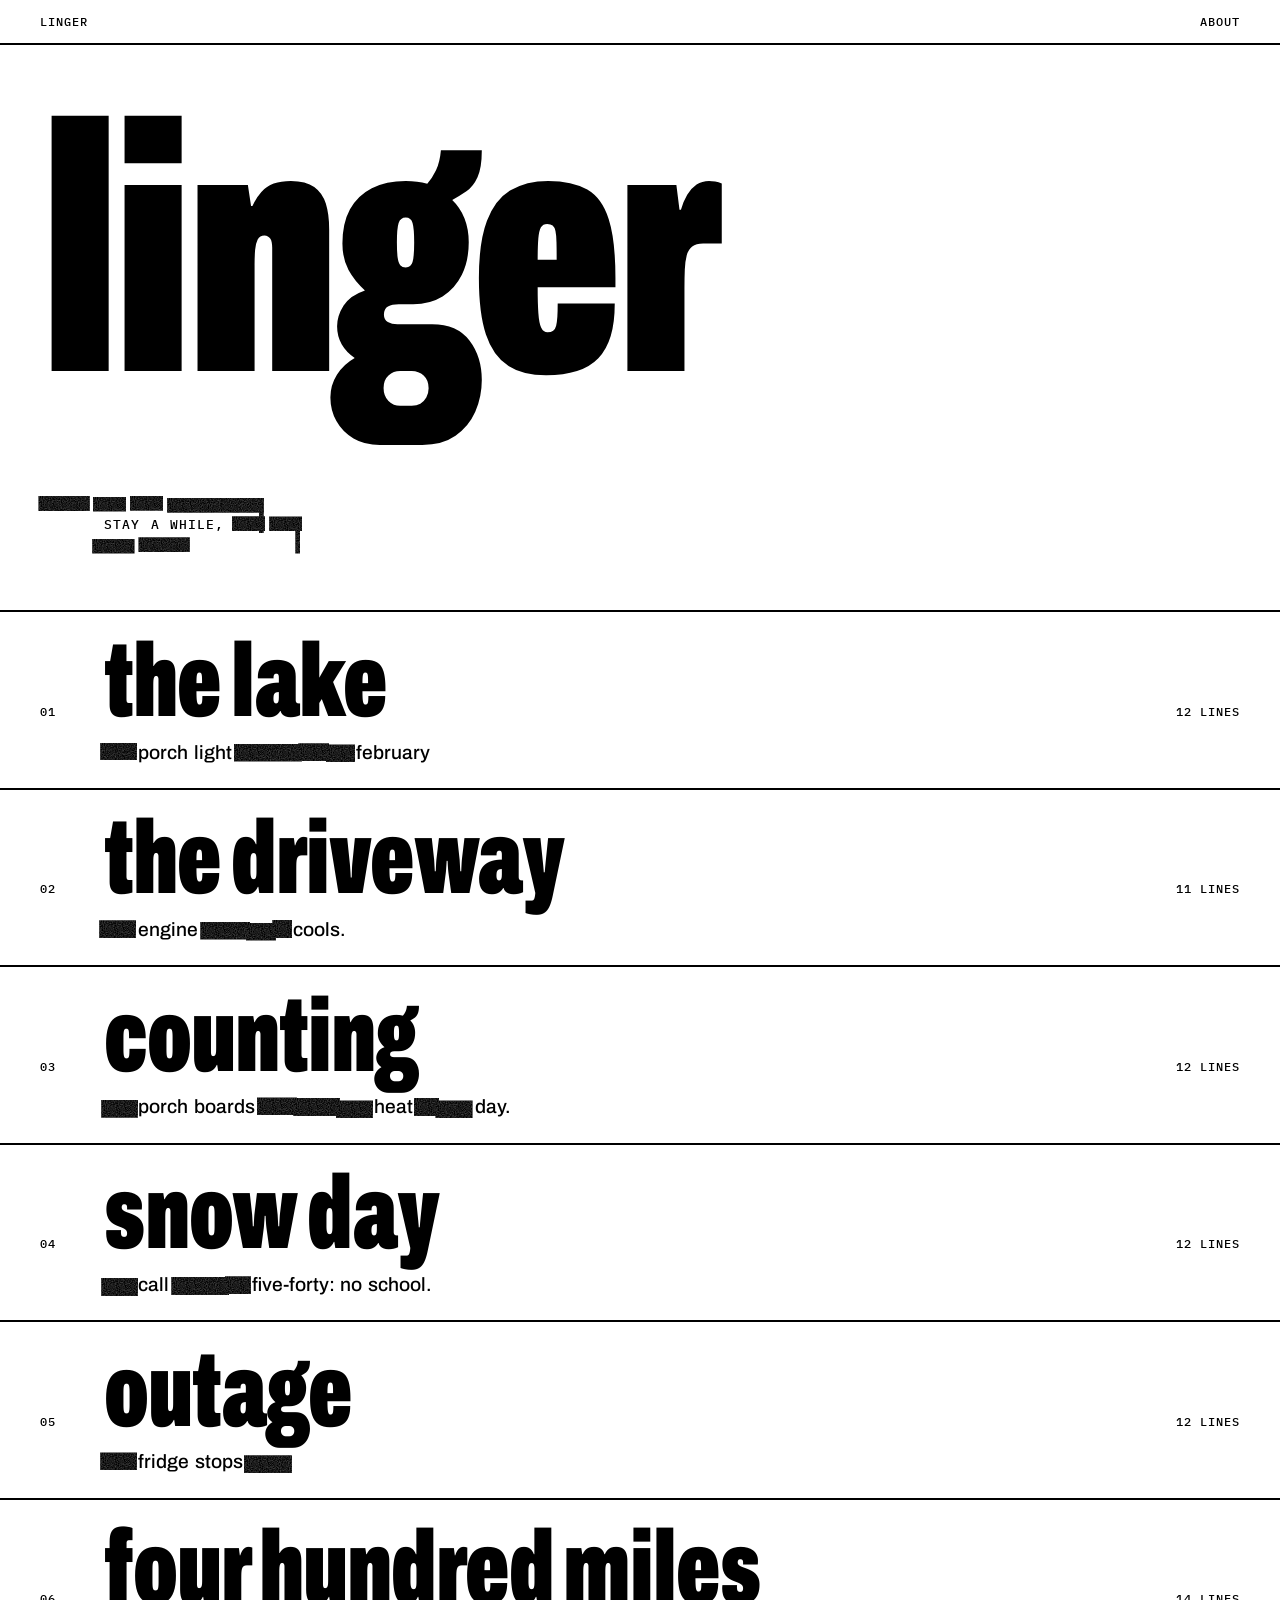
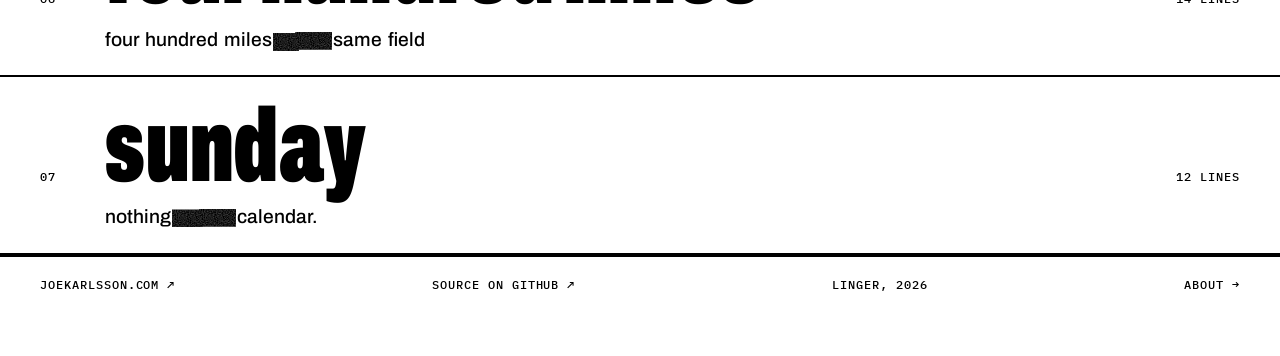
<file: index.html>
<!doctype html>
<html lang="en">
<head>
<meta charset="utf-8">
<meta name="viewport" content="width=device-width, initial-scale=1, viewport-fit=cover">
<title>linger</title>
<meta name="description" content="Poems for the in-between hours. Stay a while, and the words will come. By Joe Karlsson.">
<link rel="icon" href="favicon.svg" type="image/svg+xml">
<link rel="apple-touch-icon" href="apple-touch-icon.png">
<meta property="og:type" content="website">
<meta property="og:title" content="linger">
<meta property="og:description" content="Poems for the in-between hours. Stay a while, and the words will come. By Joe Karlsson.">
<meta property="og:image" content="https://linger.joekarlsson.com/og.png">
<meta property="og:image:width" content="1200">
<meta property="og:image:height" content="630">
<meta name="twitter:card" content="summary_large_image">
<link rel="preconnect" href="https://fonts.googleapis.com">
<link rel="preconnect" href="https://fonts.gstatic.com" crossorigin>
<link rel="stylesheet" href="https://fonts.googleapis.com/css2?family=Archivo:wdth,wght@62..125,100..900&family=IBM+Plex+Mono:wght@400;500&display=swap">
<link rel="stylesheet" href="style.css">
<script src="/analytics.js" defer></script>
</head>
<body>

<header class="bar wrap">
  <a href="index.html" class="mono">LINGER</a>
  <nav class="mono"><a href="about.html">ABOUT</a></nav>
</header>

<main>
  <section class="hero wrap">
    <h1 class="display">linger</h1>
    <p class="mono lede" id="lede" data-words="~Poems ~for ~the ~in-between ~hours. Stay a while, ^and ^the ^words ^will ^come.">Poems for the in-between hours. Stay a while, and the words will come.</p>
  </section>

  <ol class="index" id="index"></ol>
</main>

<footer class="foot wrap mono">
  <a href="https://joekarlsson.com">JOEKARLSSON.COM ↗</a>
  <a href="https://github.com/JoeKarlsson/linger">SOURCE ON GITHUB ↗</a>
  <span>LINGER, 2026</span>
  <a href="about.html">ABOUT →</a>
</footer>

<script src="poems.js"></script>
<script src="marker.js"></script>
<script>
const list = document.getElementById("index");
POEMS.forEach((poem, i) => {
  const count = poem.stanzas.flat().length;
  const li = document.createElement("li");
  li.innerHTML = `
    <a class="row wrap" href="poem.html?p=${poem.slug}">
      <span class="mono">${String(i + 1).padStart(2, "0")}</span>
      <span><span class="row-title"></span><span class="row-first"></span></span>
      <span class="mono row-meta">${count} LINES</span>
    </a>`;
  li.querySelector(".row-title").textContent = poem.title;
  buildMarkedLine(li.querySelector(".row-first"), poem.stanzas[0][0]);
  list.append(li);
});

// The lede uncovers itself while the reader holds still, and covers up again on a scroll.
const lede = document.getElementById("lede");
let ledeTimers = [];
function uncoverLede() {
  ledeTimers.forEach(clearTimeout);
  lede.dataset.level = "0";
  ledeTimers = [
    setTimeout(() => (lede.dataset.level = "1"), 1200),
    setTimeout(() => (lede.dataset.level = "2"), 3600),
  ];
}
addEventListener("scroll", uncoverLede, { passive: true });
uncoverLede();
</script>
</body>
</html>
</file>
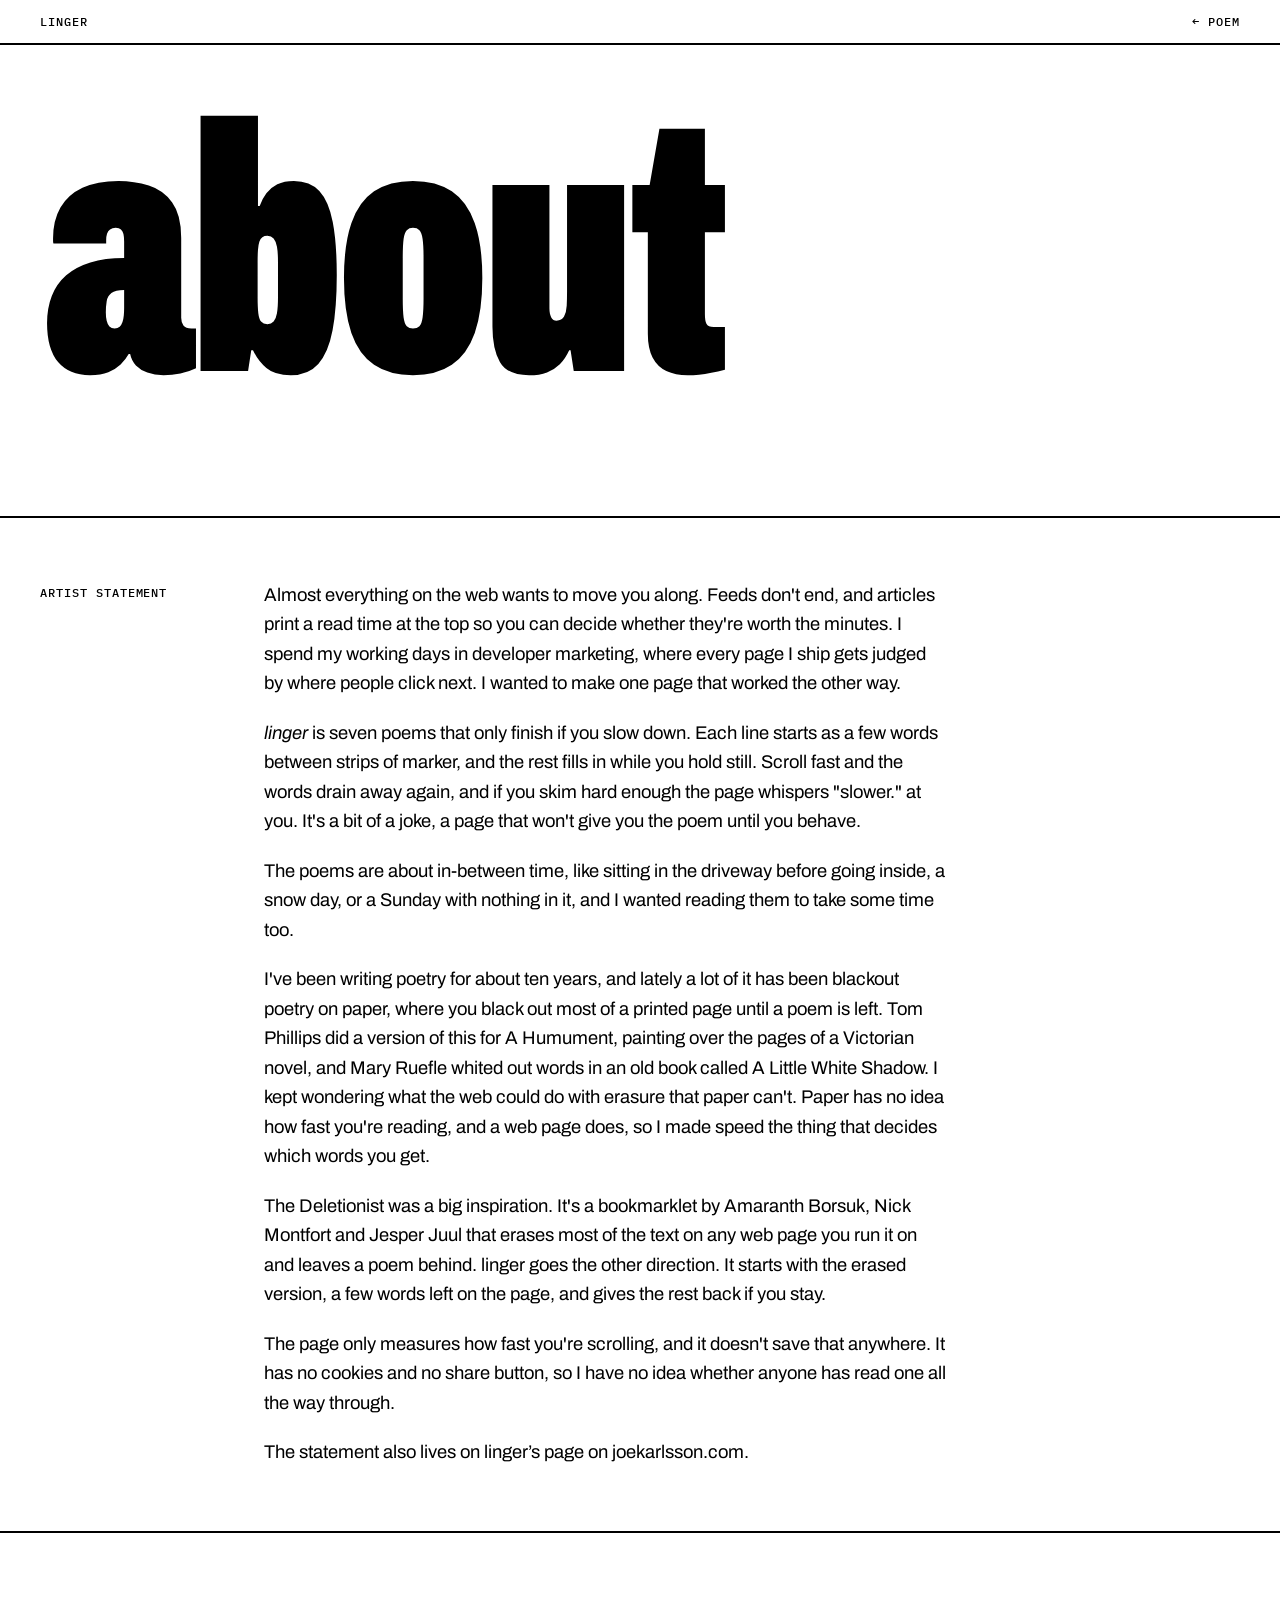
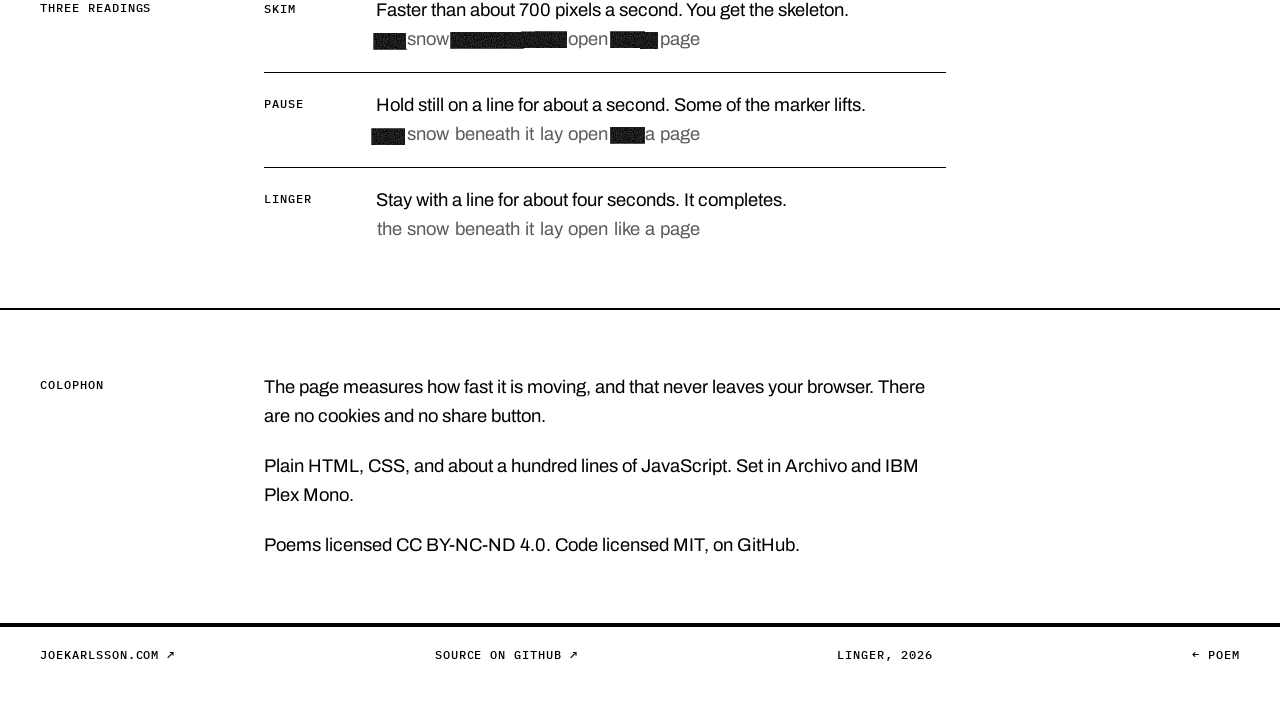
<file: about.html>
<!doctype html>
<html lang="en">
<head>
<meta charset="utf-8">
<meta name="viewport" content="width=device-width, initial-scale=1, viewport-fit=cover">
<title>about linger</title>
<meta name="description" content="About linger, poems for the in-between hours.">
<link rel="icon" href="favicon.svg" type="image/svg+xml">
<link rel="apple-touch-icon" href="apple-touch-icon.png">
<meta property="og:type" content="website">
<meta property="og:title" content="linger">
<meta property="og:description" content="About linger, poems for the in-between hours.">
<meta property="og:image" content="https://linger.joekarlsson.com/og.png">
<meta property="og:image:width" content="1200">
<meta property="og:image:height" content="630">
<meta name="twitter:card" content="summary_large_image">
<link rel="preconnect" href="https://fonts.googleapis.com">
<link rel="preconnect" href="https://fonts.gstatic.com" crossorigin>
<link rel="stylesheet" href="https://fonts.googleapis.com/css2?family=Archivo:wdth,wght@62..125,100..900&family=IBM+Plex+Mono:wght@400;500&display=swap">
<link rel="stylesheet" href="style.css">
<script src="/analytics.js" defer></script>
</head>
<body>

<header class="bar wrap">
  <a href="index.html" class="mono">LINGER</a>
  <nav class="mono"><a href="index.html">← POEM</a></nav>
</header>

<main>
  <section class="hero wrap">
    <h1 class="display">about</h1>
  </section>

  <section class="about wrap">
    <div class="label mono">ARTIST STATEMENT</div>
    <div class="prose">
      <p>Almost everything on the web wants to move you along. Feeds don't end, and articles print a read time at the top so you can decide whether they're worth the minutes. I spend my working days in developer marketing, where every page I ship gets judged by where people click next. I wanted to make one page that worked the other way.</p>
      <p><em>linger</em> is seven poems that only finish if you slow down. Each line starts as a few words between strips of marker, and the rest fills in while you hold still. Scroll fast and the words drain away again, and if you skim hard enough the page whispers "slower." at you. It's a bit of a joke, a page that won't give you the poem until you behave.</p>
      <p>The poems are about in-between time, like sitting in the driveway before going inside, a snow day, or a Sunday with nothing in it, and I wanted reading them to take some time too.</p>
      <p>I've been writing poetry for about ten years, and lately a lot of it has been blackout poetry on paper, where you black out most of a printed page until a poem is left. Tom Phillips did a version of this for A Humument, painting over the pages of a Victorian novel, and Mary Ruefle whited out words in an old book called A Little White Shadow. I kept wondering what the web could do with erasure that paper can't. Paper has no idea how fast you're reading, and a web page does, so I made speed the thing that decides which words you get.</p>
      <p>The Deletionist was a big inspiration. It's a bookmarklet by Amaranth Borsuk, Nick Montfort and Jesper Juul that erases most of the text on any web page you run it on and leaves a poem behind. linger goes the other direction. It starts with the erased version, a few words left on the page, and gives the rest back if you stay.</p>
      <p>The page only measures how fast you're scrolling, and it doesn't save that anywhere. It has no cookies and no share button, so I have no idea whether anyone has read one all the way through.</p>
      <p>The statement also lives on <a href="https://www.joekarlsson.com/work/linger/">linger’s page on joekarlsson.com</a>.</p>
    </div>
  </section>

  <section class="about wrap">
    <div class="label mono">THREE READINGS</div>
    <ol class="readings prose">
      <li>
        <span class="mono">SKIM</span>
        <span>Faster than about 700 pixels a second. You get the skeleton.<br><span class="sample" data-level="0" data-words="~the snow ^beneath ^it ^lay open ~like ^a page">· snow · · · open · · page</span></span>
      </li>
      <li>
        <span class="mono">PAUSE</span>
        <span>Hold still on a line for about a second. Some of the marker lifts.<br><span class="sample" data-level="1" data-words="~the snow ^beneath ^it ^lay open ~like ^a page">· snow · it lay open · a page</span></span>
      </li>
      <li>
        <span class="mono">LINGER</span>
        <span>Stay with a line for about four seconds. It completes.<br><span class="sample" data-level="2" data-words="~the snow ^beneath ^it ^lay open ~like ^a page">the snow beneath it lay open like a page</span></span>
      </li>
    </ol>
  </section>

  <section class="about wrap">
    <div class="label mono">COLOPHON</div>
    <div class="prose">
      <p>The page measures how fast it is moving, and that never leaves your browser. There are no cookies and no share button.</p>
      <p>Plain HTML, CSS, and about a hundred lines of JavaScript. Set in Archivo and IBM Plex Mono.</p>
      <p>Poems licensed <a href="https://creativecommons.org/licenses/by-nc-nd/4.0/">CC BY-NC-ND 4.0</a>. Code licensed MIT, <a href="https://github.com/JoeKarlsson/linger">on GitHub</a>.</p>
    </div>
  </section>
</main>

<footer class="foot wrap mono">
  <a href="https://joekarlsson.com">JOEKARLSSON.COM ↗</a>
  <a href="https://github.com/JoeKarlsson/linger">SOURCE ON GITHUB ↗</a>
  <span>LINGER, 2026</span>
  <a href="index.html">← POEM</a>
</footer>

<script src="marker.js"></script>
</body>
</html>
</file>
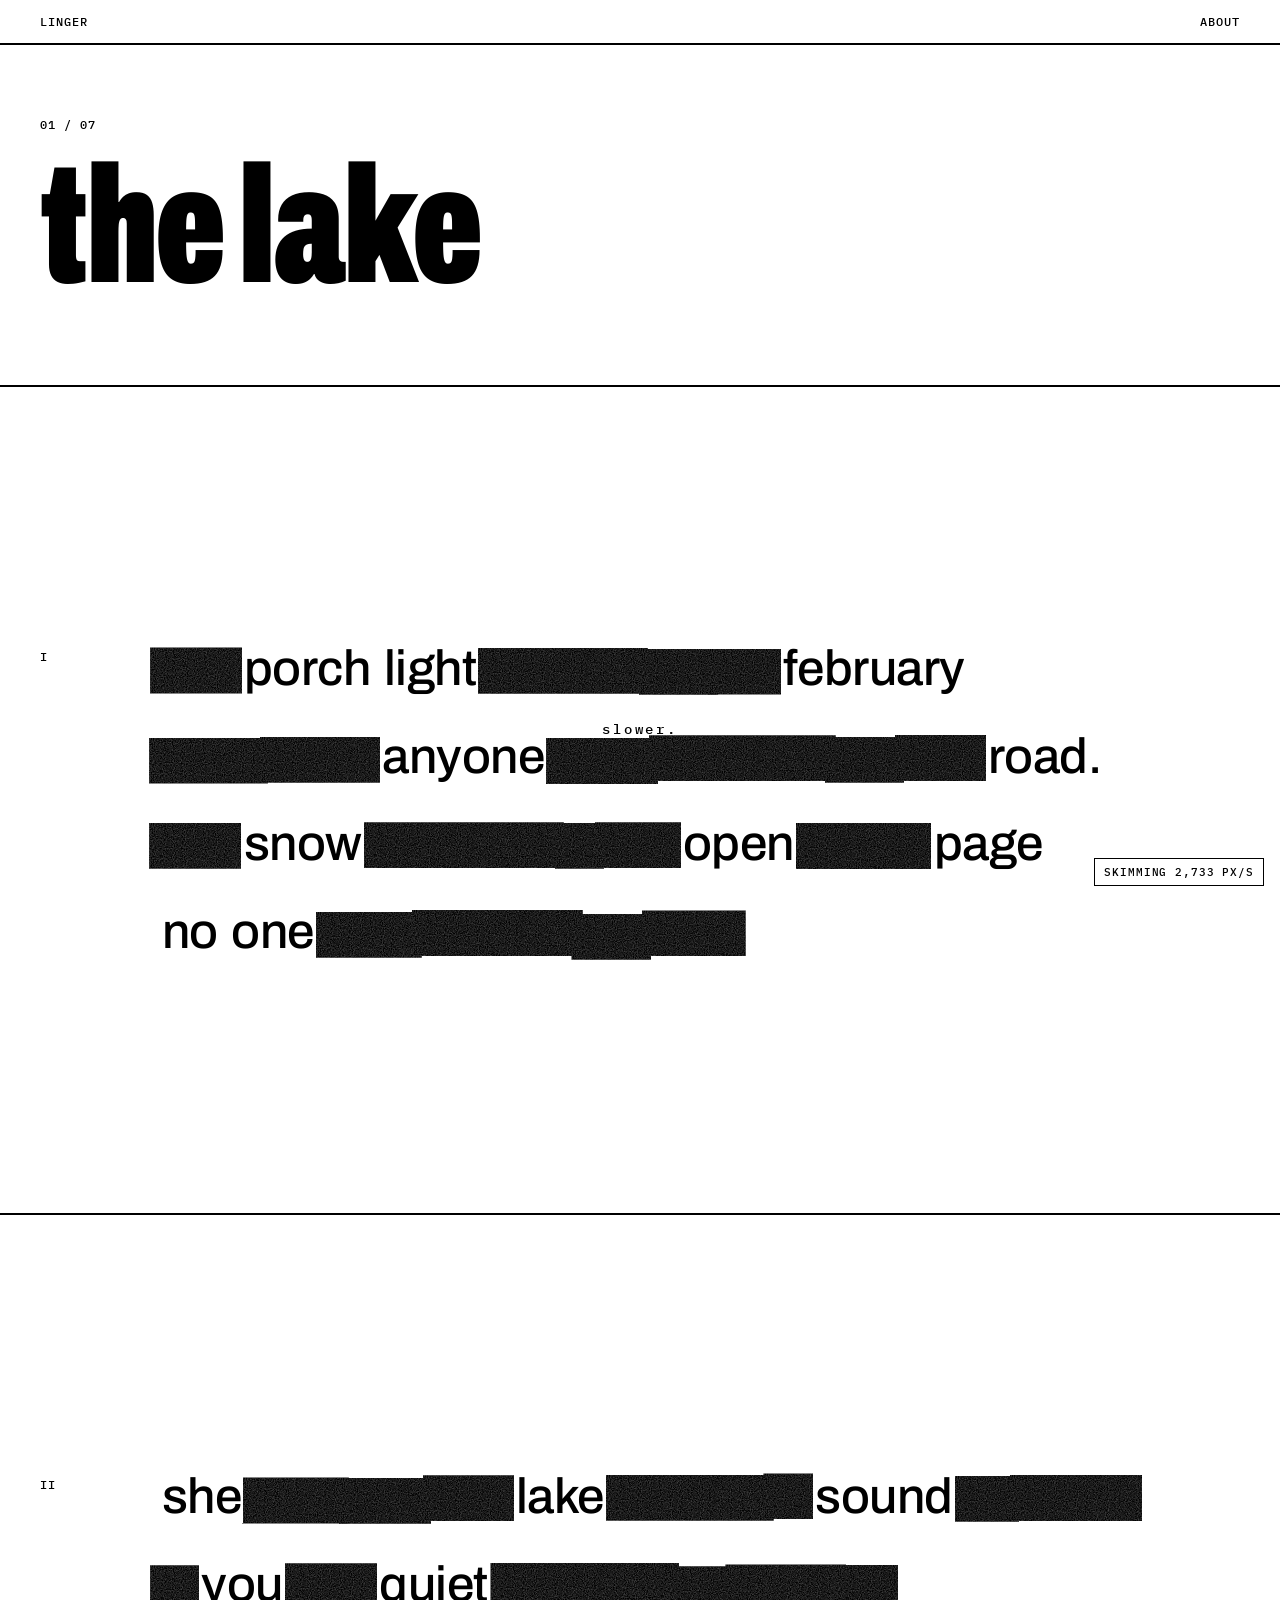
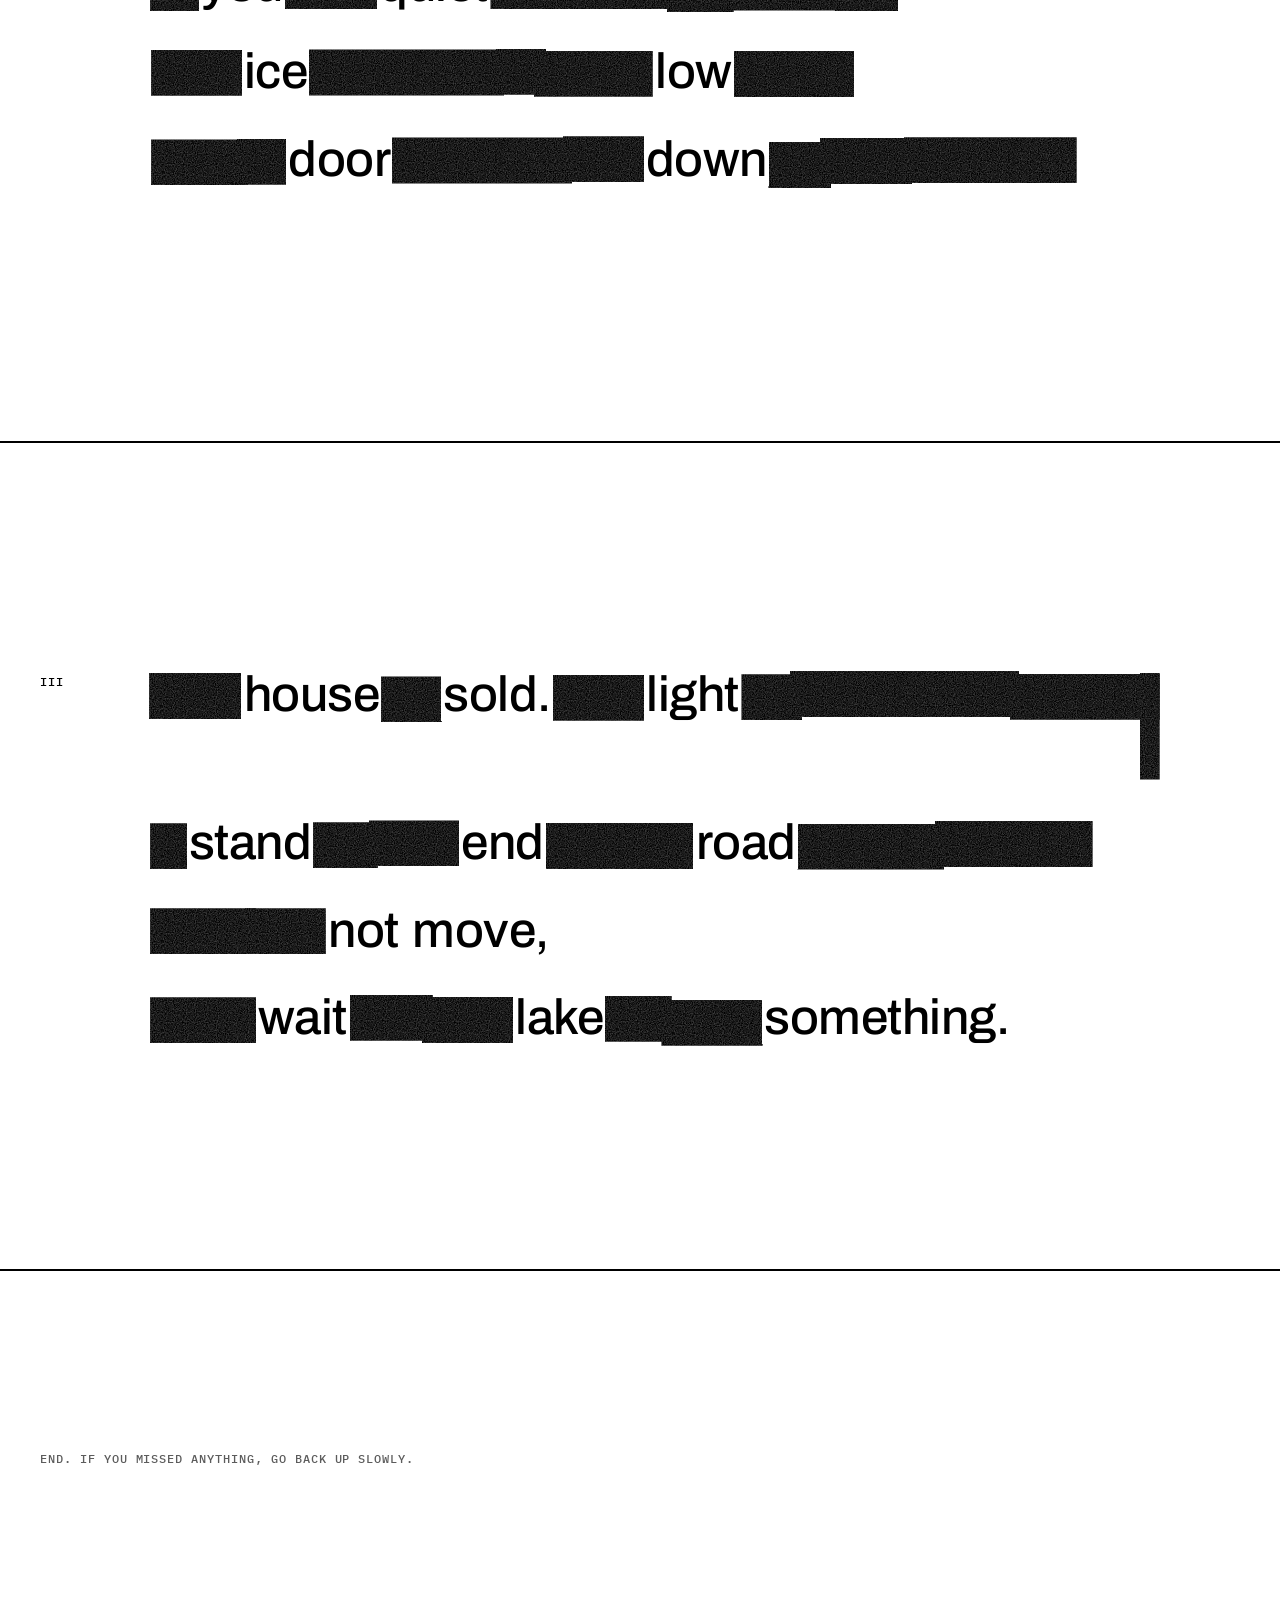
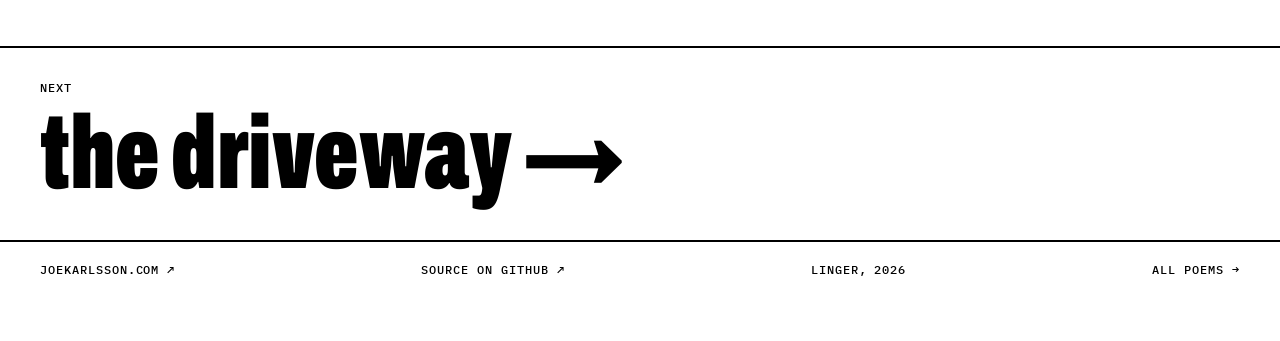
<file: poem.html>
<!doctype html>
<html lang="en">
<head>
<meta charset="utf-8">
<meta name="viewport" content="width=device-width, initial-scale=1, viewport-fit=cover">
<title>linger</title>
<meta name="description" content="A poem for the in-between hours. Stay a while, and the words will come. By Joe Karlsson.">
<link rel="icon" href="favicon.svg" type="image/svg+xml">
<link rel="apple-touch-icon" href="apple-touch-icon.png">
<meta property="og:type" content="website">
<meta property="og:title" content="linger">
<meta property="og:description" content="A poem for the in-between hours. Stay a while, and the words will come. By Joe Karlsson.">
<meta property="og:image" content="https://linger.joekarlsson.com/og.png">
<meta property="og:image:width" content="1200">
<meta property="og:image:height" content="630">
<meta name="twitter:card" content="summary_large_image">
<link rel="preconnect" href="https://fonts.googleapis.com">
<link rel="preconnect" href="https://fonts.gstatic.com" crossorigin>
<link rel="stylesheet" href="https://fonts.googleapis.com/css2?family=Archivo:wdth,wght@62..125,100..900&family=IBM+Plex+Mono:wght@400;500&display=swap">
<link rel="stylesheet" href="style.css">
<script src="/analytics.js" defer></script>
</head>
<body>

<header class="bar wrap">
  <a href="index.html" class="mono">LINGER</a>
  <nav class="mono"><a href="about.html">ABOUT</a></nav>
</header>

<main>
  <section class="hero wrap">
    <p class="mono kicker" id="kicker"></p>
    <h1 class="display title" id="title">linger</h1>
  </section>

  <div id="poem"></div>

  <noscript>
    <p class="end mono wrap">THIS POEM NEEDS JAVASCRIPT TO READ AT YOUR PACE.</p>
  </noscript>

  <p class="end mono wrap">END. IF YOU MISSED ANYTHING, GO BACK UP SLOWLY.</p>

  <a class="next wrap" id="next" href="index.html">
    <span class="mono" id="next-label">NEXT</span>
    <span class="next-title" id="next-title"></span>
  </a>
</main>

<footer class="foot wrap mono">
  <a href="https://joekarlsson.com">JOEKARLSSON.COM ↗</a>
  <a href="https://github.com/JoeKarlsson/linger">SOURCE ON GITHUB ↗</a>
  <span>LINGER, 2026</span>
  <a href="index.html">ALL POEMS →</a>
</footer>

<div class="meter mono" aria-hidden="true"><span id="state">STILL</span> <span id="speed">0</span> PX/S</div>
<div class="whisper mono" id="whisper" aria-hidden="true">slower.</div>

<script src="poems.js"></script>
<script src="marker.js"></script>
<script>
// Tuning, in pixels per second and seconds of stillness.
const FAST = 700;      // above this you are skimming and lines drain
const STILL = 60;      // below this a line in view gathers time
const PAUSE_AT = 1.2;  // ^ words bloom
const LINGER_AT = 3.6; // ~ words bloom
const DRAIN = 4;       // skimming removes time this many times faster than it gathers

const NUMERALS = ["I", "II", "III", "IV", "V", "VI", "VII", "VIII"];
const slug = new URLSearchParams(location.search).get("p");
const index = Math.max(0, POEMS.findIndex(p => p.slug === slug));
const poem = POEMS[index];
const next = POEMS[(index + 1) % POEMS.length];

document.title = `${poem.title} · linger`;
document.getElementById("title").textContent = poem.title;
document.getElementById("kicker").textContent =
  `${String(index + 1).padStart(2, "0")} / ${String(POEMS.length).padStart(2, "0")}`;
document.getElementById("next").href = `poem.html?p=${next.slug}`;
document.getElementById("next-title").textContent = next.title;
if (index === POEMS.length - 1) document.getElementById("next-label").textContent = "BACK TO THE FIRST";

const poemEl = document.getElementById("poem");
const lines = [];

poem.stanzas.forEach((stanza, i) => {
  const section = document.createElement("section");
  section.className = "stanza wrap";
  section.innerHTML = `<div class="num mono">${NUMERALS[i]}</div><div class="lines"></div>`;
  const box = section.querySelector(".lines");
  stanza.forEach(text => {
    const p = buildMarkedLine(document.createElement("p"), text);
    box.append(p);
    lines.push({ el: p, dwell: 0, level: 0 });
  });
  poemEl.append(section);
});

const speedEl = document.getElementById("speed");
const stateEl = document.getElementById("state");
const whisperEl = document.getElementById("whisper");
let lastY = window.scrollY;
let lastT = performance.now();
let v = 0;
let whispered = false;
let meterTick = 0;

function frame(now) {
  const dt = Math.min((now - lastT) / 1000, 0.1);
  lastT = now;
  const y = window.scrollY;
  const instant = dt > 0 ? Math.abs(y - lastY) / dt : 0;
  lastY = y;
  // Smooth over ~150ms so one jumpy frame doesn't count as skimming.
  v += (instant - v) * (1 - Math.exp(-dt / 0.15));

  const h = window.innerHeight;
  for (const line of lines) {
    const r = line.el.getBoundingClientRect();
    const inView = r.top < h * 0.85 && r.bottom > h * 0.15;
    if (!inView) continue;
    if (v > FAST) line.dwell = Math.max(0, line.dwell - dt * DRAIN);
    else if (v < STILL) line.dwell = Math.min(LINGER_AT + 2, line.dwell + dt);
    const level = line.dwell >= LINGER_AT ? 2 : line.dwell >= PAUSE_AT ? 1 : 0;
    if (level !== line.level) {
      line.level = level;
      line.el.dataset.level = level;
    }
  }

  if (!whispered && v > FAST * 3) {
    whispered = true;
    whisperEl.classList.add("on");
    setTimeout(() => whisperEl.classList.remove("on"), 2600);
  }

  if ((meterTick += dt) > 0.1) {
    meterTick = 0;
    speedEl.textContent = Math.round(v).toLocaleString();
    stateEl.textContent = v > FAST ? "SKIMMING" : v < STILL ? "STILL" : "READING";
  }
  requestAnimationFrame(frame);
}
requestAnimationFrame(frame);
</script>
</body>
</html>
</file>
<file: style.css>
/* Layout: one raw column of type on a hard grid, thick rules between sections,
   instruments in mono at the edges. Black and white only. */
:root {
  --bg: #fff;
  --fg: #000;
  /* light speckle that wears through the black marker */
  --grain: url("data:image/svg+xml,%3Csvg xmlns='http://www.w3.org/2000/svg' width='160' height='160'%3E%3Cfilter id='n'%3E%3CfeTurbulence type='fractalNoise' baseFrequency='.9' numOctaves='2' stitchTiles='stitch'/%3E%3CfeColorMatrix values='0 0 0 0 1 0 0 0 0 1 0 0 0 0 1 0 0 0 .45 -.12'/%3E%3C/filter%3E%3Crect width='100%25' height='100%25' filter='url(%23n)'/%3E%3C/svg%3E");
  --muted: #5c5c5c;
  --rule: 2px solid var(--fg);
  --display: "Archivo", "Helvetica Neue", Arial, sans-serif;
  --mono: "IBM Plex Mono", ui-monospace, "SF Mono", Menlo, monospace;
}
@media (prefers-color-scheme: dark) {
  :root {
    --bg: #000;
    --fg: #fff;
    --grain: url("data:image/svg+xml,%3Csvg xmlns='http://www.w3.org/2000/svg' width='160' height='160'%3E%3Cfilter id='n'%3E%3CfeTurbulence type='fractalNoise' baseFrequency='.9' numOctaves='2' stitchTiles='stitch'/%3E%3CfeColorMatrix values='0 0 0 0 0 0 0 0 0 0 0 0 0 0 0 0 0 0 .45 -.12'/%3E%3C/filter%3E%3Crect width='100%25' height='100%25' filter='url(%23n)'/%3E%3C/svg%3E");
    --muted: #a3a3a3;
    color-scheme: dark;
  }
}

* { box-sizing: border-box; }
html { -webkit-text-size-adjust: 100%; }
body {
  margin: 0;
  background: var(--bg);
  color: var(--fg);
  font-family: var(--display);
  -webkit-font-smoothing: antialiased;
}
a { color: inherit; text-decoration: none; }
a:hover, a:focus-visible { text-decoration: underline; text-underline-offset: 0.2em; }
:focus-visible { outline: 2px solid var(--fg); outline-offset: 3px; }
::selection { background: var(--fg); color: var(--bg); }

.wrap {
  padding-left: max(16px, env(safe-area-inset-left, 0px));
  padding-right: max(16px, env(safe-area-inset-right, 0px));
}
@media (min-width: 720px) {
  .wrap { padding-left: 40px; padding-right: 40px; }
}

.mono {
  font-family: var(--mono);
  font-size: 12px;
  font-weight: 500;
  letter-spacing: 0.08em;
}

/* Top bar */
.bar {
  display: flex;
  justify-content: space-between;
  align-items: center;
  padding-block: calc(14px + env(safe-area-inset-top, 0px)) 14px;
  border-bottom: var(--rule);
}

/* Hero */
.hero {
  padding-block: 8vh 6vh;
  border-bottom: var(--rule);
}
.display {
  margin: 0;
  font-family: var(--display);
  font-weight: 900;
  font-stretch: 62%;
  font-size: clamp(6rem, 30vw, 22rem);
  line-height: 0.78;
  letter-spacing: -0.02em;
  text-wrap: balance;
  padding-bottom: 0.2em; /* line-height .78 lets the g's descender reach into the lede */
}
.lede {
  margin: 2rem 0 0;
  max-width: 34ch;
  font-size: 13px;
  line-height: 1.6;
  text-transform: uppercase;
}

/* Poem page title: smaller than the home hero so long titles still fit */
.kicker { margin: 0 0 1.5rem; }
.title {
  font-size: clamp(3.5rem, 13vw, 11rem);
  line-height: 0.85;
}

/* Collection index: one hard-ruled row per poem, inverts on hover */
.index {
  margin: 0;
  padding: 0;
  list-style: none;
}
.row {
  display: grid;
  grid-template-columns: 3rem minmax(0, 1fr) auto;
  align-items: baseline;
  gap: 1rem;
  padding-block: 1.4rem;
  border-bottom: var(--rule);
}
.row:hover, .row:focus-visible {
  --surface: var(--fg);
  --ink: var(--bg);
  background: var(--fg);
  color: var(--bg);
  text-decoration: none;
  outline: none;
}
.row-title {
  min-width: 0;
  font-weight: 900;
  font-stretch: 62%;
  font-size: clamp(2.4rem, 9vw, 6.5rem);
  line-height: 0.9;
  letter-spacing: -0.01em;
}
.row-meta { white-space: nowrap; }
.row-first {
  display: block;
  margin-top: 0.7rem;
  font-size: clamp(0.95rem, 1.6vw, 1.2rem);
  font-weight: 500;
  font-stretch: 100%;
  line-height: 1.35;
}
.row:hover .w[data-l], .row:focus-visible .w[data-l] { color: inherit; transition: color 0s linear var(--d, 0s); }
.row:hover .w[data-l]::before, .row:focus-visible .w[data-l]::before {
  clip-path: inset(0 0 0 100%);
  transition: clip-path 0.6s steps(6, end) var(--d, 0s);
}
@media (max-width: 520px) {
  .row { grid-template-columns: 2.25rem minmax(0, 1fr); }
  .row-meta { grid-column: 2; }
}

/* Next poem link at the end of each poem */
.next {
  display: grid;
  gap: 0.75rem;
  padding-block: 2rem 2.5rem;
  border-top: var(--rule);
}
.next:hover, .next:focus-visible {
  background: var(--fg);
  color: var(--bg);
  text-decoration: none;
  outline: none;
}
.next-title {
  font-weight: 900;
  font-stretch: 62%;
  font-size: clamp(2.4rem, 9vw, 6.5rem);
  line-height: 0.9;
}
.next-title::after { content: " →"; }

/* Stanzas: numeral in a narrow column, lines in the wide one */
.stanza {
  display: grid;
  grid-template-columns: 1fr;
  gap: 1.5rem;
  min-height: 92vh;
  align-content: center;
  padding-block: 18vh;
  border-bottom: var(--rule);
}
@media (min-width: 720px) {
  .stanza { grid-template-columns: 6rem minmax(0, 1fr); }
  .stanza .num { padding-top: 0.9em; }
}
.lines {
  display: grid;
  gap: 0.55em;
  min-width: 0;
  font-size: clamp(1.6rem, 4.4vw, 3.1rem);
}
.lines .line {
  margin: 0;
  max-width: 24em;
  font-weight: 500;
  font-stretch: 100%;
  line-height: 1.22;
  letter-spacing: -0.01em;
}

/* Words that wait sit under grainy marker. Each bar overhangs its word so neighbors
   join into one stroke; visible words carry the page color so bars stop at their edges.
   Reveals wipe off in frames (steps), like stop motion, instead of fading. */
.w {
  position: relative;
  z-index: 1;
  padding: 0 0.04em;
  background: var(--surface, var(--bg));
}
.w[data-l] {
  z-index: auto;
  background: none;
  color: transparent;
  transition: color 0s linear 0.3s;
}
.w[data-l]::before {
  content: "";
  position: absolute;
  z-index: 0;
  left: -0.2em;
  right: -0.2em;
  top: calc(0.14em + var(--oy, 0em));
  bottom: calc(0.02em - var(--oy, 0em));
  background: var(--ink, var(--fg)) var(--grain);
  transform: translate(var(--jx, 0px), var(--jy, 0px));
  clip-path: inset(0);
  pointer-events: none;
  transition: clip-path 0.3s steps(4, end);
}
.line[data-level="1"] .w[data-l="1"],
.line[data-level="2"] .w[data-l] {
  color: inherit;
  transition: color 0s linear var(--d, 0s);
}
.line[data-level="1"] .w[data-l="1"]::before,
.line[data-level="2"] .w[data-l]::before {
  clip-path: inset(0 0 0 100%);
  transition: clip-path 0.6s steps(6, end) var(--d, 0s);
}

.end {
  margin: 0;
  padding-block: 20vh;
  color: var(--muted);
}

/* Footer */
.foot {
  display: flex;
  flex-wrap: wrap;
  justify-content: space-between;
  gap: 12px 24px;
  padding-block: 20px calc(64px + env(safe-area-inset-bottom, 0px));
  border-top: var(--rule);
}

/* Speed meter and the one-time whisper */
.meter {
  position: fixed;
  right: max(16px, env(safe-area-inset-right, 0px));
  bottom: calc(14px + env(safe-area-inset-bottom, 0px));
  padding: 6px 9px;
  background: var(--bg);
  border: 1px solid var(--fg);
  font-size: 11px;
  font-variant-numeric: tabular-nums;
}
.whisper {
  position: fixed;
  left: 50%;
  bottom: calc(18vh + env(safe-area-inset-bottom, 0px));
  transform: translateX(-50%);
  font-size: 14px;
  letter-spacing: 0.2em;
  opacity: 0;
  pointer-events: none;
  transition: opacity 1.2s ease;
}
.whisper.on { opacity: 1; transition-duration: 0.4s; }

/* About page */
.about {
  display: grid;
  grid-template-columns: 1fr;
  gap: 1rem;
  padding-block: 7vh;
  border-bottom: var(--rule);
}
@media (min-width: 720px) {
  .about { grid-template-columns: 12rem minmax(0, 1fr); gap: 2rem; }
  .about .label { padding-top: 0.35em; }
}
.prose {
  min-width: 0;
  max-width: 62ch;
  font-size: 1.15rem;
  line-height: 1.6;
  font-weight: 400;
}
.prose p { margin: 0 0 1.1em; }
.prose p:last-child { margin-bottom: 0; }
.readings {
  margin: 0;
  padding: 0;
  list-style: none;
  display: grid;
  gap: 1.1rem;
}
.readings li {
  display: grid;
  grid-template-columns: 6rem minmax(0, 1fr);
  gap: 1rem;
  padding-top: 1.1rem;
  border-top: 1px solid var(--fg);
}
.readings li:first-child { padding-top: 0; border-top: 0; }
.readings .mono { padding-top: 0.3em; }
.sample { color: var(--muted); font-style: normal; }

@media (prefers-reduced-motion: reduce) {
  .w[data-l], .w[data-l]::before,
  .line[data-level] .w[data-l], .line[data-level] .w[data-l]::before,
  .row .w[data-l], .row .w[data-l]::before,
  .whisper { transition-duration: 0.01s !important; transition-delay: 0s !important; }
}
</file>
